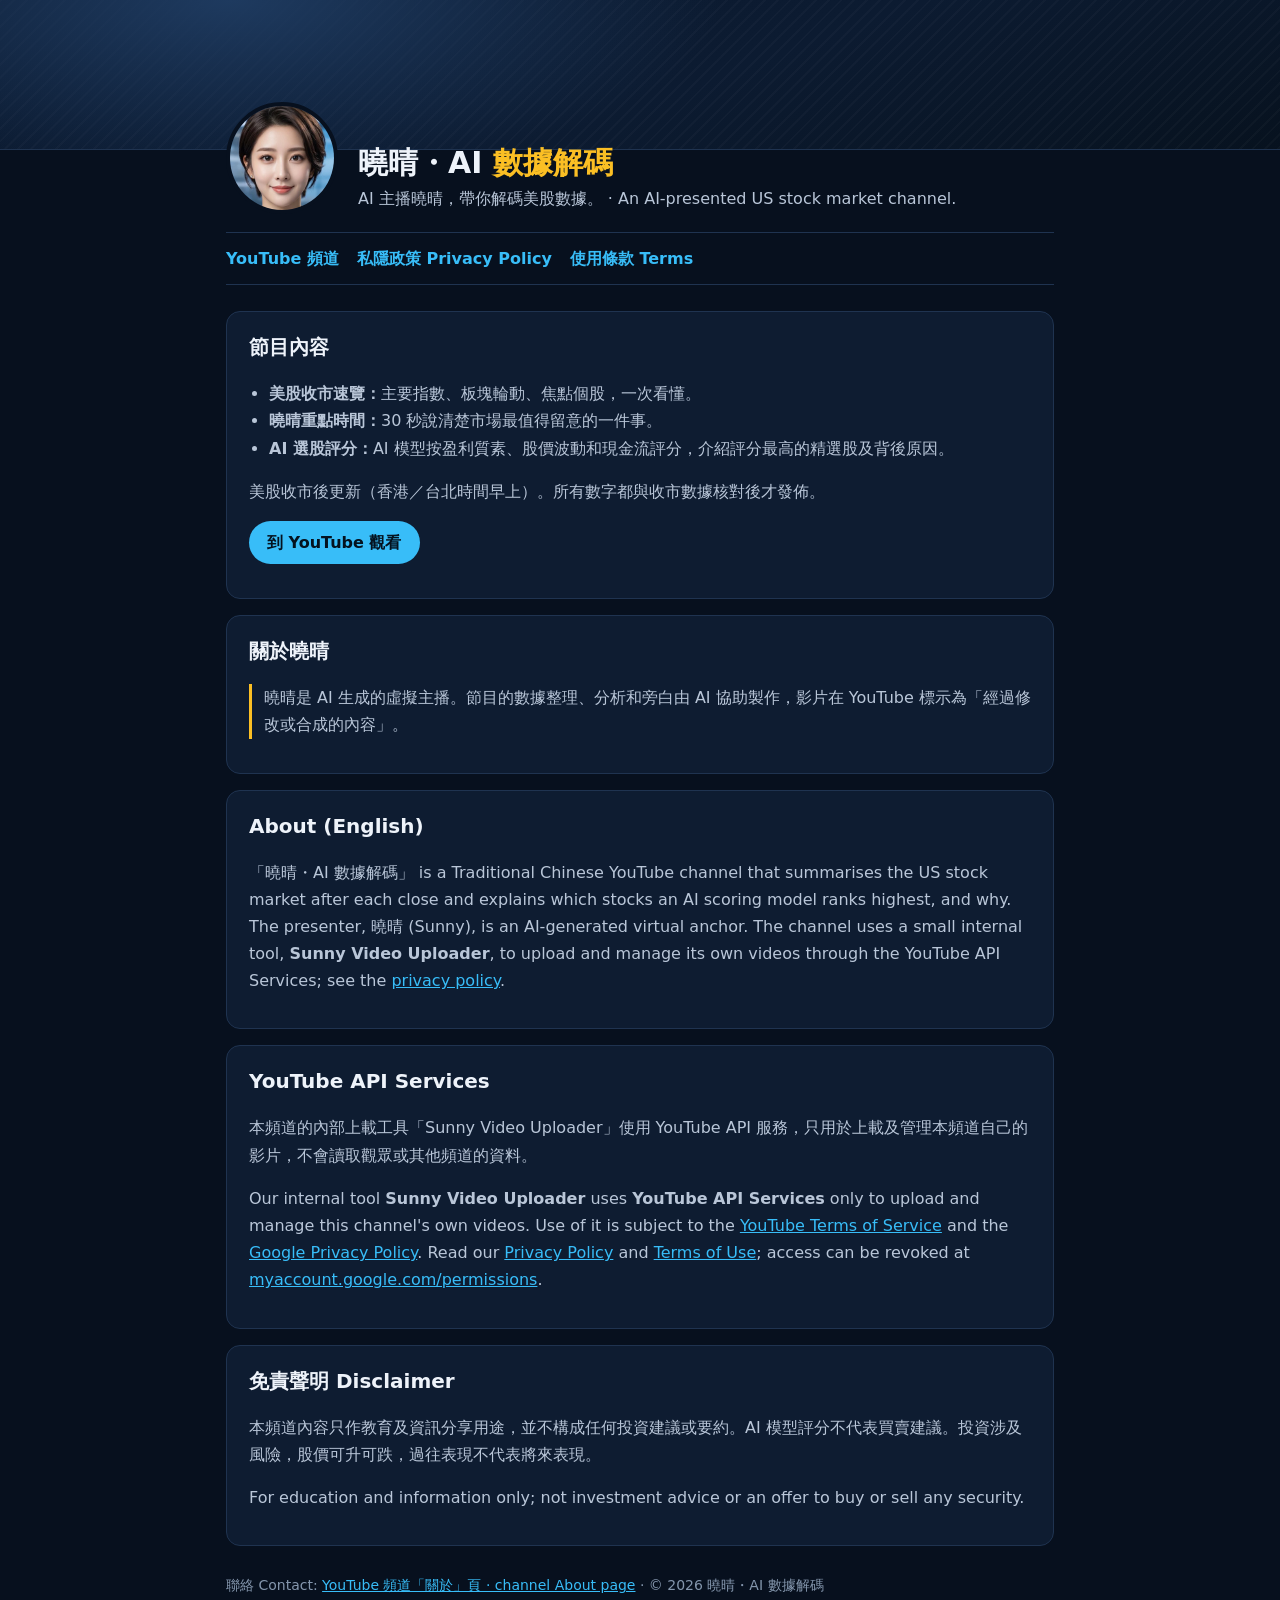
<file: index.html>
<!doctype html>
<html lang="zh-Hant">
<head>
<meta charset="utf-8">
<meta name="viewport" content="width=device-width, initial-scale=1">
<title>曉晴・AI 數據解碼</title>
<meta name="description" content="AI 主播曉晴，帶你解碼美股數據。美股收市速覽、曉晴重點時間、AI 選股評分。">
<link rel="icon" href="sunny.jpg">
<link rel="stylesheet" href="style.css">
</head>
<body>
<div class="banner" role="presentation"></div>
<div class="wrap">
  <header class="hero">
    <img src="sunny.jpg" alt="AI 主播曉晴">
    <div>
      <h1>曉晴・AI <span>數據解碼</span></h1>
      <p class="tag">AI 主播曉晴，帶你解碼美股數據。 · An AI-presented US stock market channel.</p>
    </div>
  </header>
  <nav>
    <a href="https://www.youtube.com/channel/UCfd0i7ZNyCg5w8Wr_2hcATQ">YouTube 頻道</a>
    <a href="privacy.html">私隱政策 Privacy Policy</a>
    <a href="terms.html">使用條款 Terms</a>
  </nav>

  <section>
    <h2>節目內容</h2>
    <ul>
      <li><b>美股收市速覽：</b>主要指數、板塊輪動、焦點個股，一次看懂。</li>
      <li><b>曉晴重點時間：</b>30 秒說清楚市場最值得留意的一件事。</li>
      <li><b>AI 選股評分：</b>AI 模型按盈利質素、股價波動和現金流評分，介紹評分最高的精選股及背後原因。</li>
    </ul>
    <p>美股收市後更新（香港／台北時間早上）。所有數字都與收市數據核對後才發佈。</p>
    <p><a class="button" href="https://www.youtube.com/channel/UCfd0i7ZNyCg5w8Wr_2hcATQ">到 YouTube 觀看</a></p>
  </section>

  <section>
    <h2>關於曉晴</h2>
    <p class="note">曉晴是 AI 生成的虛擬主播。節目的數據整理、分析和旁白由 AI 協助製作，影片在 YouTube 標示為「經過修改或合成的內容」。</p>
  </section>

  <section>
    <h2>About (English)</h2>
    <p>「曉晴・AI 數據解碼」 is a Traditional Chinese YouTube channel that summarises the US stock market after each close and explains which stocks an AI scoring model ranks highest, and why. The presenter, 曉晴 (Sunny), is an AI-generated virtual anchor. The channel uses a small internal tool, <b>Sunny Video Uploader</b>, to upload and manage its own videos through the YouTube API Services; see the <a href="privacy.html">privacy policy</a>.</p>
  </section>

  <section>
    <h2>YouTube API Services</h2>
    <p>本頻道的內部上載工具「Sunny Video Uploader」使用 YouTube API 服務，只用於上載及管理本頻道自己的影片，不會讀取觀眾或其他頻道的資料。</p>
    <p>Our internal tool <b>Sunny Video Uploader</b> uses <b>YouTube API Services</b> only to upload and manage this channel's own videos. Use of it is subject to the <a href="https://www.youtube.com/t/terms">YouTube Terms of Service</a> and the <a href="https://policies.google.com/privacy">Google Privacy Policy</a>. Read our <a href="privacy.html">Privacy Policy</a> and <a href="terms.html">Terms of Use</a>; access can be revoked at <a href="https://myaccount.google.com/permissions">myaccount.google.com/permissions</a>.</p>
  </section>

  <section>
    <h2>免責聲明 Disclaimer</h2>
    <p>本頻道內容只作教育及資訊分享用途，並不構成任何投資建議或要約。AI 模型評分不代表買賣建議。投資涉及風險，股價可升可跌，過往表現不代表將來表現。</p>
    <p>For education and information only; not investment advice or an offer to buy or sell any security.</p>
  </section>

  <footer>聯絡 Contact: <a href="https://www.youtube.com/channel/UCfd0i7ZNyCg5w8Wr_2hcATQ/about">YouTube 頻道「關於」頁 · channel About page</a> · © 2026 曉晴・AI 數據解碼</footer>
</div>
</body>
</html>
</file>
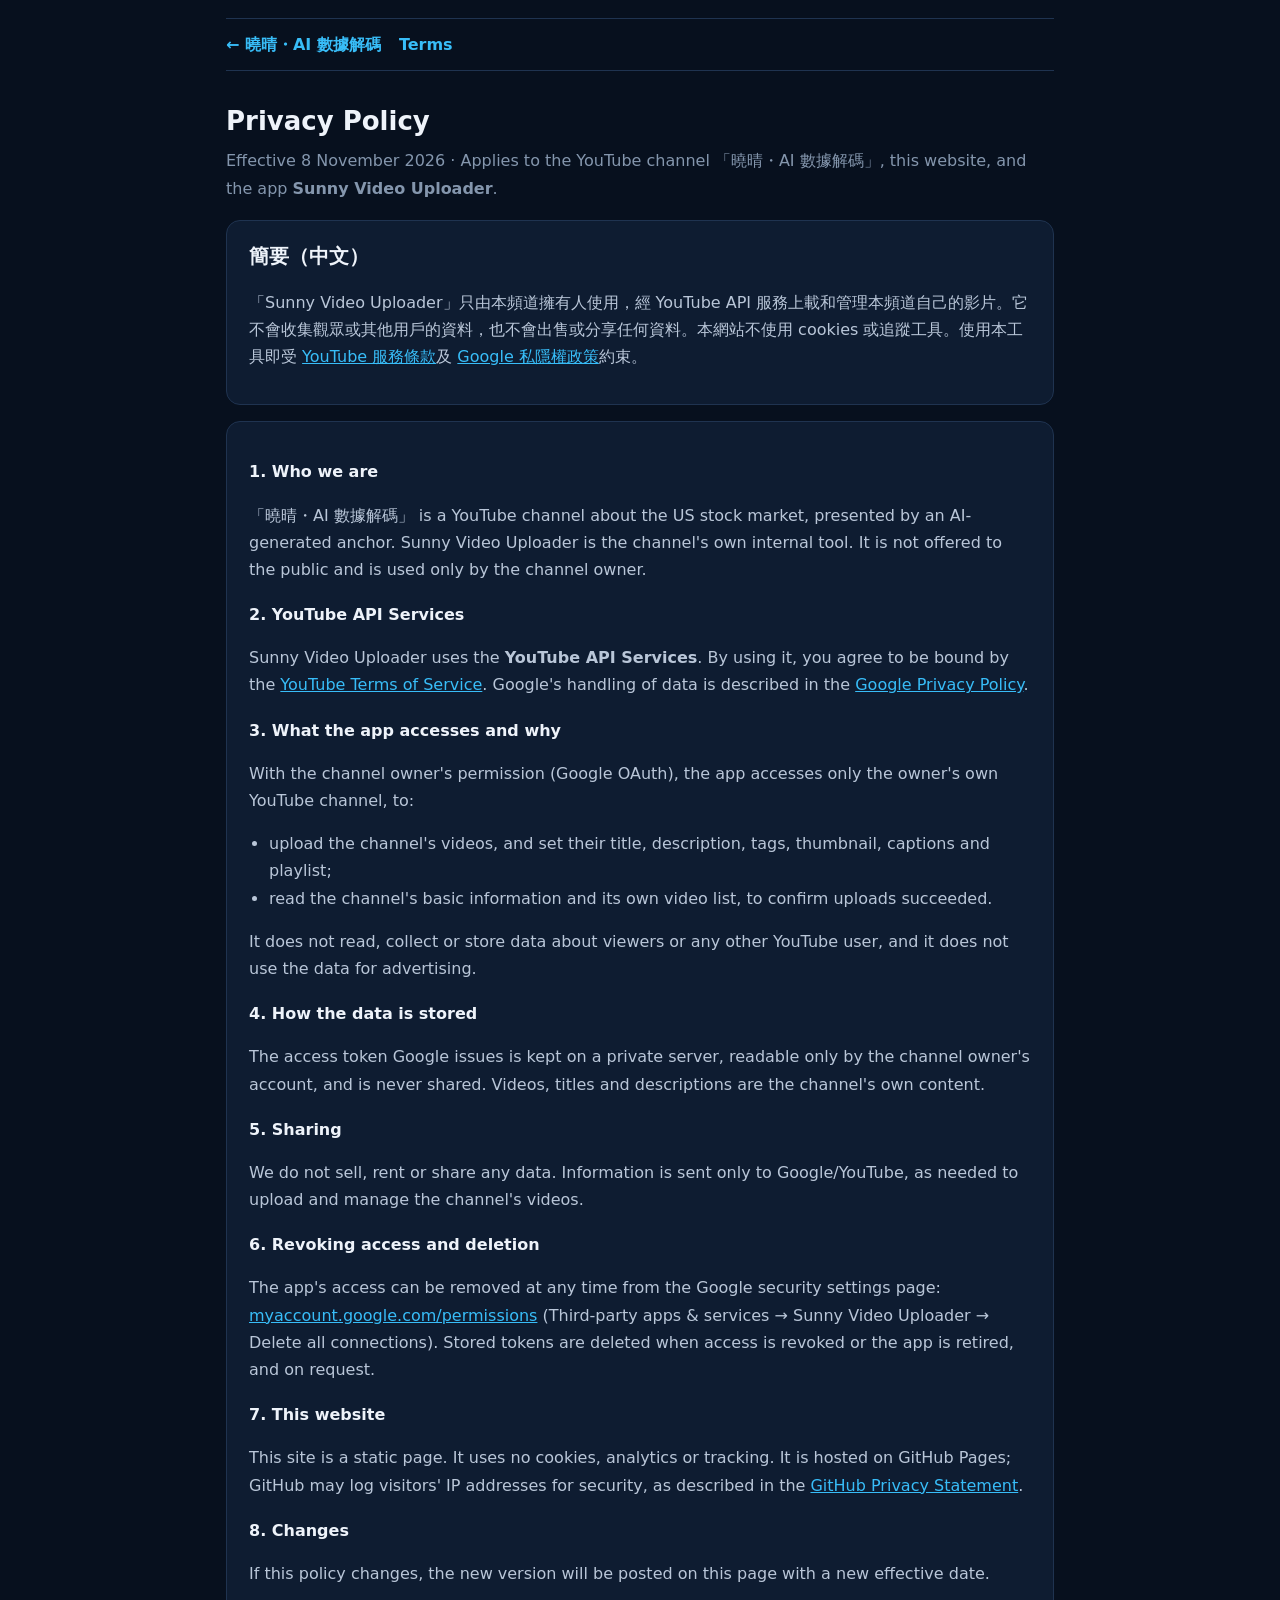
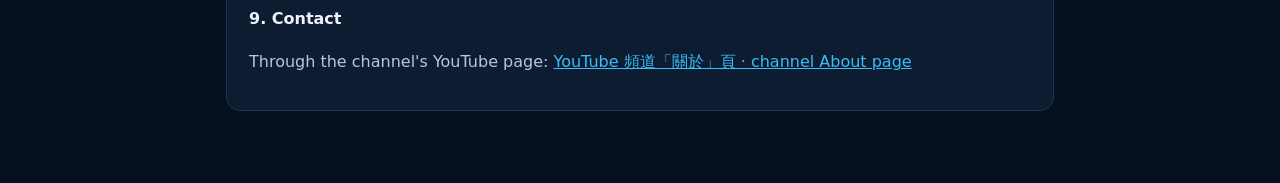
<file: privacy.html>
<!doctype html>
<html lang="en">
<head>
<meta charset="utf-8">
<meta name="viewport" content="width=device-width, initial-scale=1">
<title>Privacy Policy · 曉晴・AI 數據解碼</title>
<link rel="icon" href="sunny.jpg">
<link rel="stylesheet" href="style.css">
</head>
<body>
<div class="wrap doc">
  <nav><a href="index.html">← 曉晴・AI 數據解碼</a><a href="terms.html">Terms</a></nav>
  <h1>Privacy Policy</h1>
  <p class="date">Effective 8 November 2026 · Applies to the YouTube channel 「曉晴・AI 數據解碼」, this website, and the app <b>Sunny Video Uploader</b>.</p>

  <section>
    <h2>簡要（中文）</h2>
    <p>「Sunny Video Uploader」只由本頻道擁有人使用，經 YouTube API 服務上載和管理本頻道自己的影片。它不會收集觀眾或其他用戶的資料，也不會出售或分享任何資料。本網站不使用 cookies 或追蹤工具。使用本工具即受 <a href="https://www.youtube.com/t/terms">YouTube 服務條款</a>及 <a href="https://policies.google.com/privacy">Google 私隱權政策</a>約束。</p>
  </section>

  <section>
    <h3>1. Who we are</h3>
    <p>「曉晴・AI 數據解碼」 is a YouTube channel about the US stock market, presented by an AI-generated anchor. Sunny Video Uploader is the channel's own internal tool. It is not offered to the public and is used only by the channel owner.</p>

    <h3>2. YouTube API Services</h3>
    <p>Sunny Video Uploader uses the <b>YouTube API Services</b>. By using it, you agree to be bound by the <a href="https://www.youtube.com/t/terms">YouTube Terms of Service</a>. Google's handling of data is described in the <a href="https://policies.google.com/privacy">Google Privacy Policy</a>.</p>

    <h3>3. What the app accesses and why</h3>
    <p>With the channel owner's permission (Google OAuth), the app accesses only the owner's own YouTube channel, to:</p>
    <ul>
      <li>upload the channel's videos, and set their title, description, tags, thumbnail, captions and playlist;</li>
      <li>read the channel's basic information and its own video list, to confirm uploads succeeded.</li>
    </ul>
    <p>It does not read, collect or store data about viewers or any other YouTube user, and it does not use the data for advertising.</p>

    <h3>4. How the data is stored</h3>
    <p>The access token Google issues is kept on a private server, readable only by the channel owner's account, and is never shared. Videos, titles and descriptions are the channel's own content.</p>

    <h3>5. Sharing</h3>
    <p>We do not sell, rent or share any data. Information is sent only to Google/YouTube, as needed to upload and manage the channel's videos.</p>

    <h3>6. Revoking access and deletion</h3>
    <p>The app's access can be removed at any time from the Google security settings page: <a href="https://myaccount.google.com/permissions">myaccount.google.com/permissions</a> (Third-party apps &amp; services → Sunny Video Uploader → Delete all connections). Stored tokens are deleted when access is revoked or the app is retired, and on request.</p>

    <h3>7. This website</h3>
    <p>This site is a static page. It uses no cookies, analytics or tracking. It is hosted on GitHub Pages; GitHub may log visitors' IP addresses for security, as described in the <a href="https://docs.github.com/site-policy/privacy-policies/github-general-privacy-statement">GitHub Privacy Statement</a>.</p>

    <h3>8. Changes</h3>
    <p>If this policy changes, the new version will be posted on this page with a new effective date.</p>

    <h3>9. Contact</h3>
    <p>Through the channel's YouTube page: <a href="https://www.youtube.com/channel/UCfd0i7ZNyCg5w8Wr_2hcATQ/about">YouTube 頻道「關於」頁 · channel About page</a></p>
  </section>
</div>
</body>
</html>
</file>
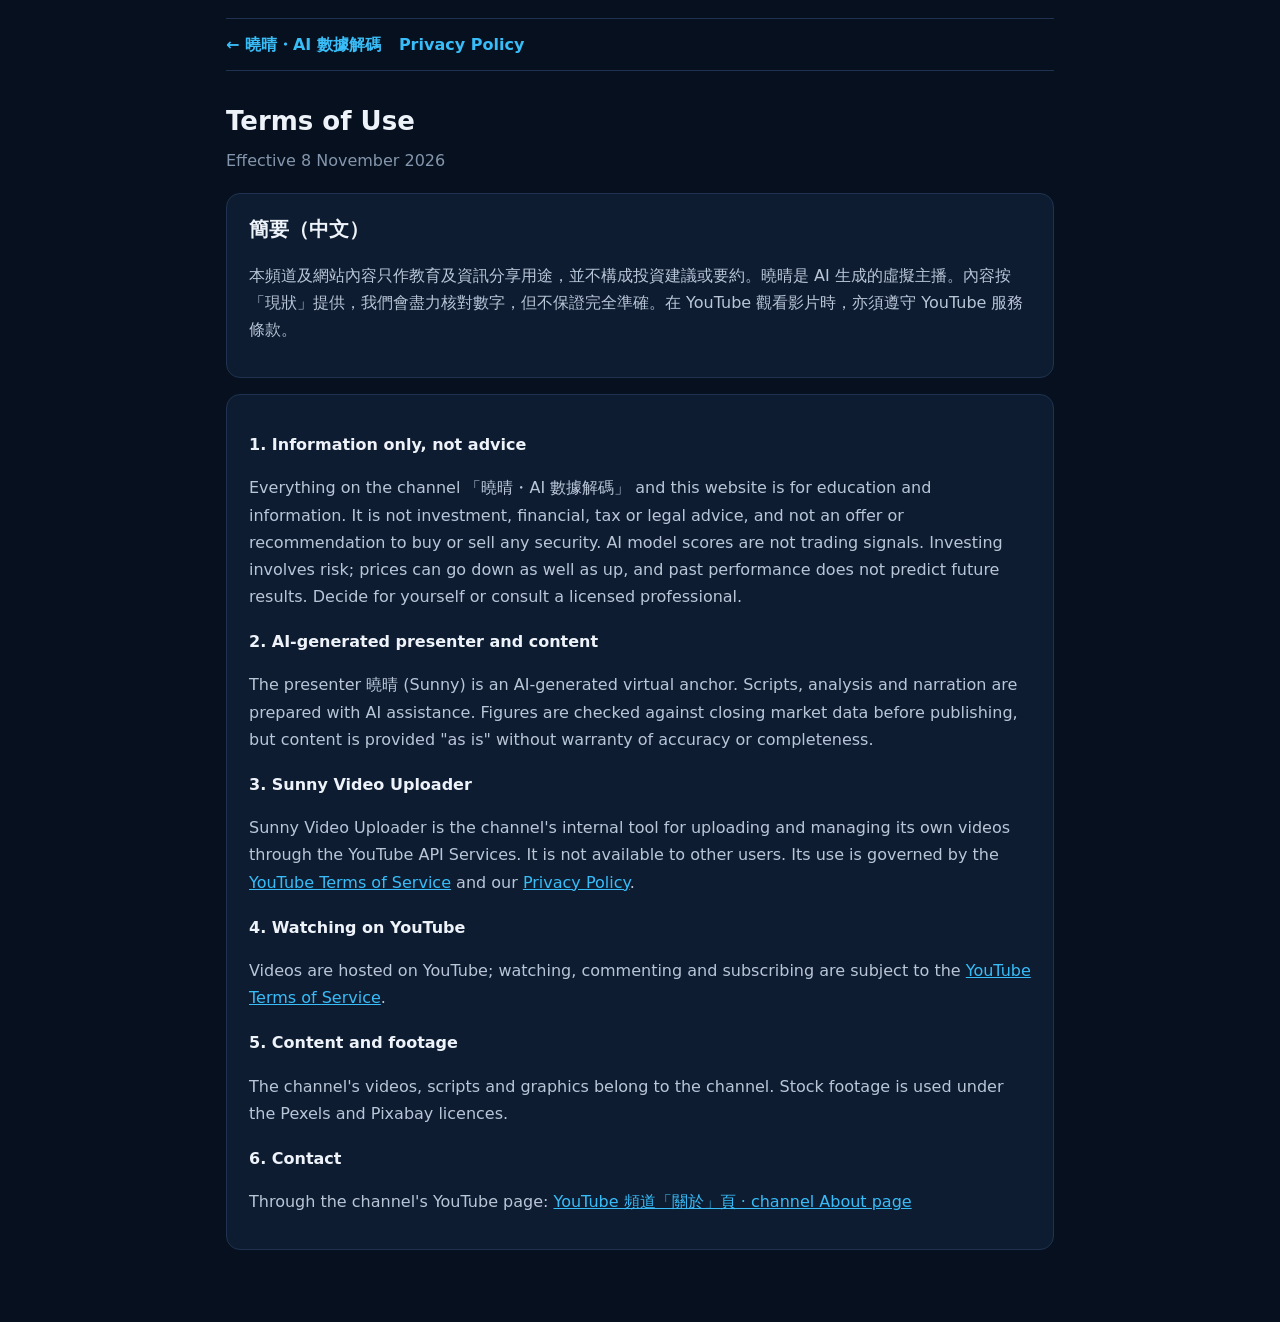
<file: terms.html>
<!doctype html>
<html lang="en">
<head>
<meta charset="utf-8">
<meta name="viewport" content="width=device-width, initial-scale=1">
<title>Terms of Use · 曉晴・AI 數據解碼</title>
<link rel="icon" href="sunny.jpg">
<link rel="stylesheet" href="style.css">
</head>
<body>
<div class="wrap doc">
  <nav><a href="index.html">← 曉晴・AI 數據解碼</a><a href="privacy.html">Privacy Policy</a></nav>
  <h1>Terms of Use</h1>
  <p class="date">Effective 8 November 2026</p>

  <section>
    <h2>簡要（中文）</h2>
    <p>本頻道及網站內容只作教育及資訊分享用途，並不構成投資建議或要約。曉晴是 AI 生成的虛擬主播。內容按「現狀」提供，我們會盡力核對數字，但不保證完全準確。在 YouTube 觀看影片時，亦須遵守 YouTube 服務條款。</p>
  </section>

  <section>
    <h3>1. Information only, not advice</h3>
    <p>Everything on the channel 「曉晴・AI 數據解碼」 and this website is for education and information. It is not investment, financial, tax or legal advice, and not an offer or recommendation to buy or sell any security. AI model scores are not trading signals. Investing involves risk; prices can go down as well as up, and past performance does not predict future results. Decide for yourself or consult a licensed professional.</p>

    <h3>2. AI-generated presenter and content</h3>
    <p>The presenter 曉晴 (Sunny) is an AI-generated virtual anchor. Scripts, analysis and narration are prepared with AI assistance. Figures are checked against closing market data before publishing, but content is provided "as is" without warranty of accuracy or completeness.</p>

    <h3>3. Sunny Video Uploader</h3>
    <p>Sunny Video Uploader is the channel's internal tool for uploading and managing its own videos through the YouTube API Services. It is not available to other users. Its use is governed by the <a href="https://www.youtube.com/t/terms">YouTube Terms of Service</a> and our <a href="privacy.html">Privacy Policy</a>.</p>

    <h3>4. Watching on YouTube</h3>
    <p>Videos are hosted on YouTube; watching, commenting and subscribing are subject to the <a href="https://www.youtube.com/t/terms">YouTube Terms of Service</a>.</p>

    <h3>5. Content and footage</h3>
    <p>The channel's videos, scripts and graphics belong to the channel. Stock footage is used under the Pexels and Pixabay licences.</p>

    <h3>6. Contact</h3>
    <p>Through the channel's YouTube page: <a href="https://www.youtube.com/channel/UCfd0i7ZNyCg5w8Wr_2hcATQ/about">YouTube 頻道「關於」頁 · channel About page</a></p>
  </section>
</div>
</body>
</html>
</file>
<file: style.css>
:root {
  --bg: #07101e; --panel: #0e1c31; --line: #1f3350; --ink: #eef3fa; --ink-2: #b9c6d8; --muted: #8496ad;
  --accent: #38bdf8; --gold: #fbbf24;
}
* { box-sizing: border-box; }
html { -webkit-text-size-adjust: 100%; }
body {
  margin: 0; background: var(--bg); color: var(--ink);
  font: 16px/1.7 "Noto Sans TC", "PingFang TC", "Microsoft JhengHei", system-ui, -apple-system, "Segoe UI", sans-serif;
}
a { color: var(--accent); }
.wrap { max-width: 860px; margin: 0 auto; padding: 0 16px 56px; }
.banner {
  height: 150px;
  background: radial-gradient(700px 260px at 18% 0%, #1e3a5f 0%, transparent 70%),
              repeating-linear-gradient(135deg, rgba(255,255,255,.025) 0 2px, transparent 2px 9px),
              linear-gradient(160deg, #0b1a30, #0c1b31 55%, #07121f);
  border-bottom: 1px solid var(--line);
}
header.hero { display: flex; gap: 20px; align-items: center; margin: -48px 0 8px; }
header.hero img { width: 112px; height: 112px; border-radius: 50%; border: 4px solid var(--bg); flex: none; }
header.hero h1 { margin: 40px 0 0; font-size: 30px; line-height: 1.25; }
header.hero h1 span { color: var(--gold); }
.tag { color: var(--ink-2); margin: 4px 0 0; }
nav { display: flex; flex-wrap: wrap; gap: 8px 18px; margin: 18px 0 26px; padding: 12px 0; border-top: 1px solid var(--line); border-bottom: 1px solid var(--line); }
nav a { text-decoration: none; font-weight: 600; }
section { background: var(--panel); border: 1px solid var(--line); border-radius: 14px; padding: 18px 22px; margin: 0 0 16px; }
h2 { font-size: 20px; margin: 0 0 8px; }
h3 { font-size: 16px; margin: 18px 0 4px; }
p, li { color: var(--ink-2); }
ul { padding-left: 20px; }
.note { border-left: 3px solid var(--gold); padding-left: 12px; }
.button { display: inline-block; background: var(--accent); color: #04121f; font-weight: 700; text-decoration: none; padding: 8px 18px; border-radius: 999px; }
footer { color: var(--muted); font-size: 14px; margin-top: 28px; }
.doc h1 { font-size: 26px; margin: 28px 0 4px; }
.doc .date { color: var(--muted); margin: 0 0 18px; }
@media (max-width: 520px) {
  header.hero { flex-direction: column; align-items: flex-start; margin-top: -40px; gap: 8px; }
  header.hero h1 { margin-top: 0; font-size: 25px; }
  section { padding: 16px; }
}
</file>
